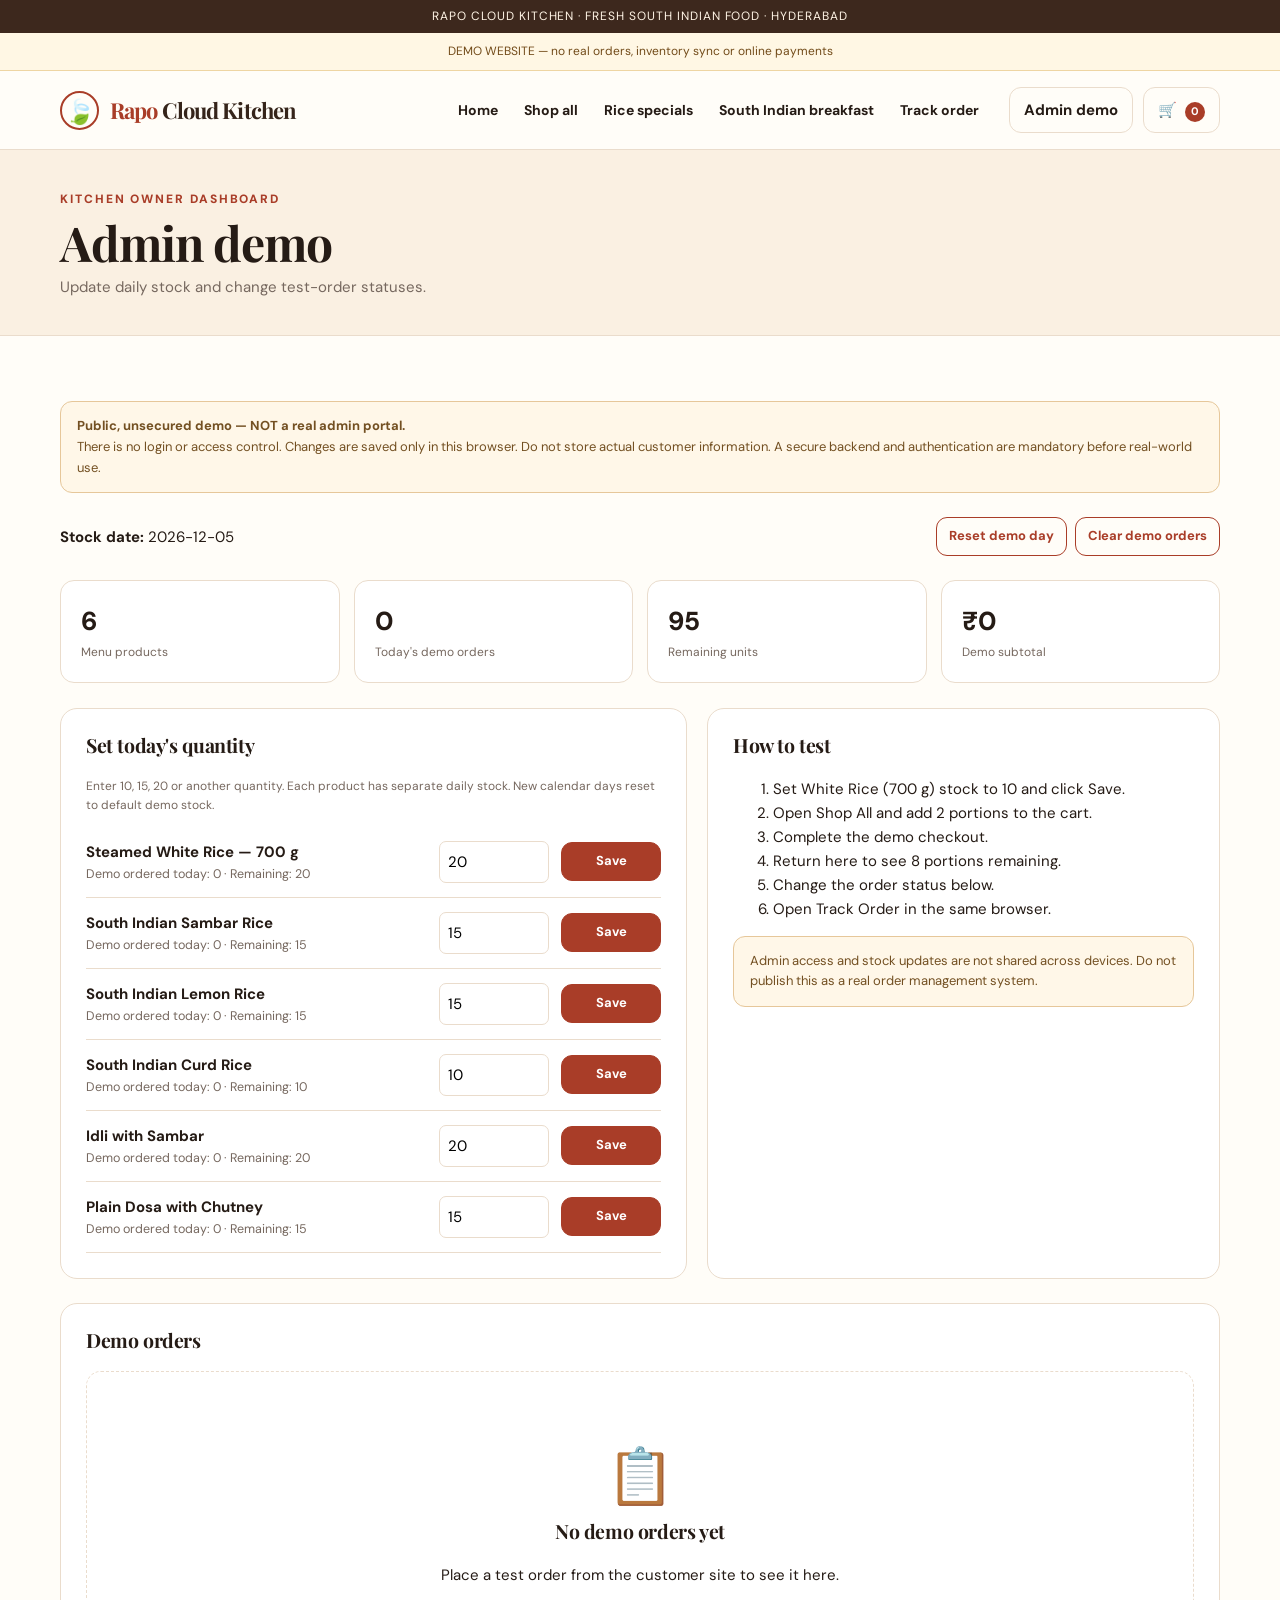
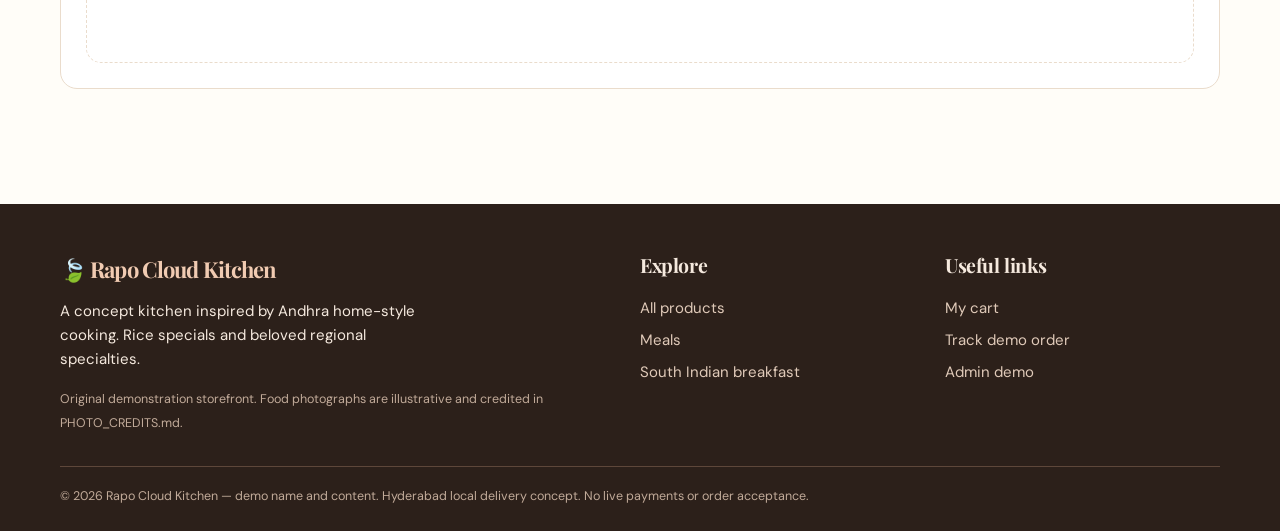
<file: admin.html>
<!doctype html><html lang="en"><head><meta charset="utf-8"><meta name="viewport" content="width=device-width,initial-scale=1"><title>Admin Dashboard Demo | Rapo Cloud Kitchen</title><link rel="stylesheet" href="style.css"></head><body data-page="admin"><div id="site-header"></div><main><section class="pagehead"><div class="container"><span class="eyebrow">Kitchen owner dashboard</span><h1>Admin demo</h1><p>Update daily stock and change test-order statuses.</p></div></section><section class="section container"><div class="notice"><strong>Public, unsecured demo — NOT a real admin portal.</strong> There is no login or access control. Changes are saved only in this browser. Do not store actual customer information. A secure backend and authentication are mandatory before real-world use.</div><div style="display:flex;justify-content:space-between;align-items:center;flex-wrap:wrap;gap:12px;margin:24px 0"><span><strong>Stock date:</strong> <span id="daily-date"></span></span><div style="display:flex;gap:8px;flex-wrap:wrap"><button class="button secondary small" id="reset-day">Reset demo day</button><button class="button secondary small" id="clear-demo">Clear demo orders</button></div></div><div class="admin-stats"><div class="stat"><div class="value" id="stat-products">0</div><div class="label">Menu products</div></div><div class="stat"><div class="value" id="stat-orders">0</div><div class="label">Today's demo orders</div></div><div class="stat"><div class="value" id="stat-left">0</div><div class="label">Remaining units</div></div><div class="stat"><div class="value" id="stat-sales">₹0</div><div class="label">Demo subtotal</div></div></div><div class="admin-grid"><section class="panel"><h3>Set today's quantity</h3><p class="muted mini">Enter 10, 15, 20 or another quantity. Each product has separate daily stock. New calendar days reset to default demo stock.</p><div id="stock-rows"></div></section><section class="panel"><h3>How to test</h3><ol><li>Set White Rice (700 g) stock to 10 and click Save.</li><li>Open Shop All and add 2 portions to the cart.</li><li>Complete the demo checkout.</li><li>Return here to see 8 portions remaining.</li><li>Change the order status below.</li><li>Open Track Order in the same browser.</li></ol><div class="notice">Admin access and stock updates are not shared across devices. Do not publish this as a real order management system.</div></section></div><section class="panel" style="margin-top:24px"><h3>Demo orders</h3><div id="admin-orders"></div></section></section></main><div id="site-footer"></div><script src="data.js"></script><script src="base.js"></script><script src="app.js"></script></body></html>
</file>
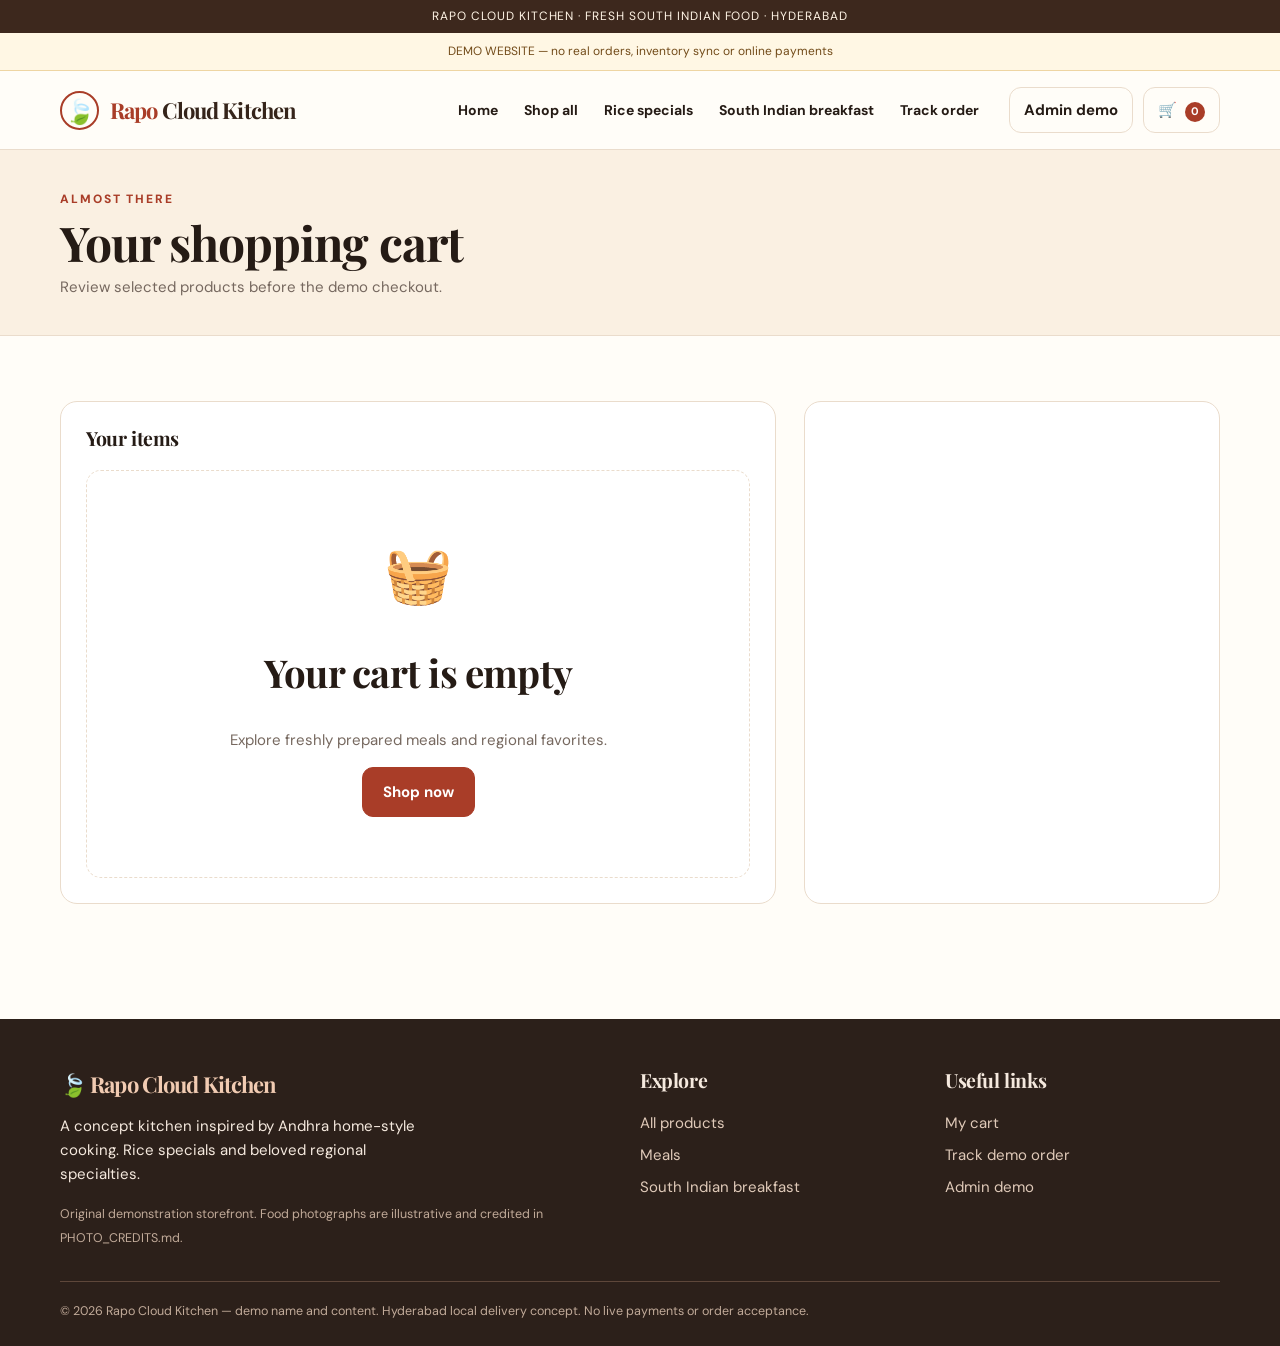
<file: cart.html>
<!doctype html><html lang="en"><head><meta charset="utf-8"><meta name="viewport" content="width=device-width,initial-scale=1"><title>Your Cart | Rapo Cloud Kitchen</title><link rel="stylesheet" href="style.css"></head><body data-page="cart"><div id="site-header"></div><main><section class="pagehead"><div class="container"><span class="eyebrow">Almost there</span><h1>Your shopping cart</h1><p>Review selected products before the demo checkout.</p></div></section><section class="section container two-col"><div class="panel"><h3>Your items</h3><div id="cart-root"></div></div><aside class="panel" id="cart-summary"></aside></section></main><div id="site-footer"></div><script src="data.js"></script><script src="base.js"></script><script src="app.js"></script></body></html>
</file>
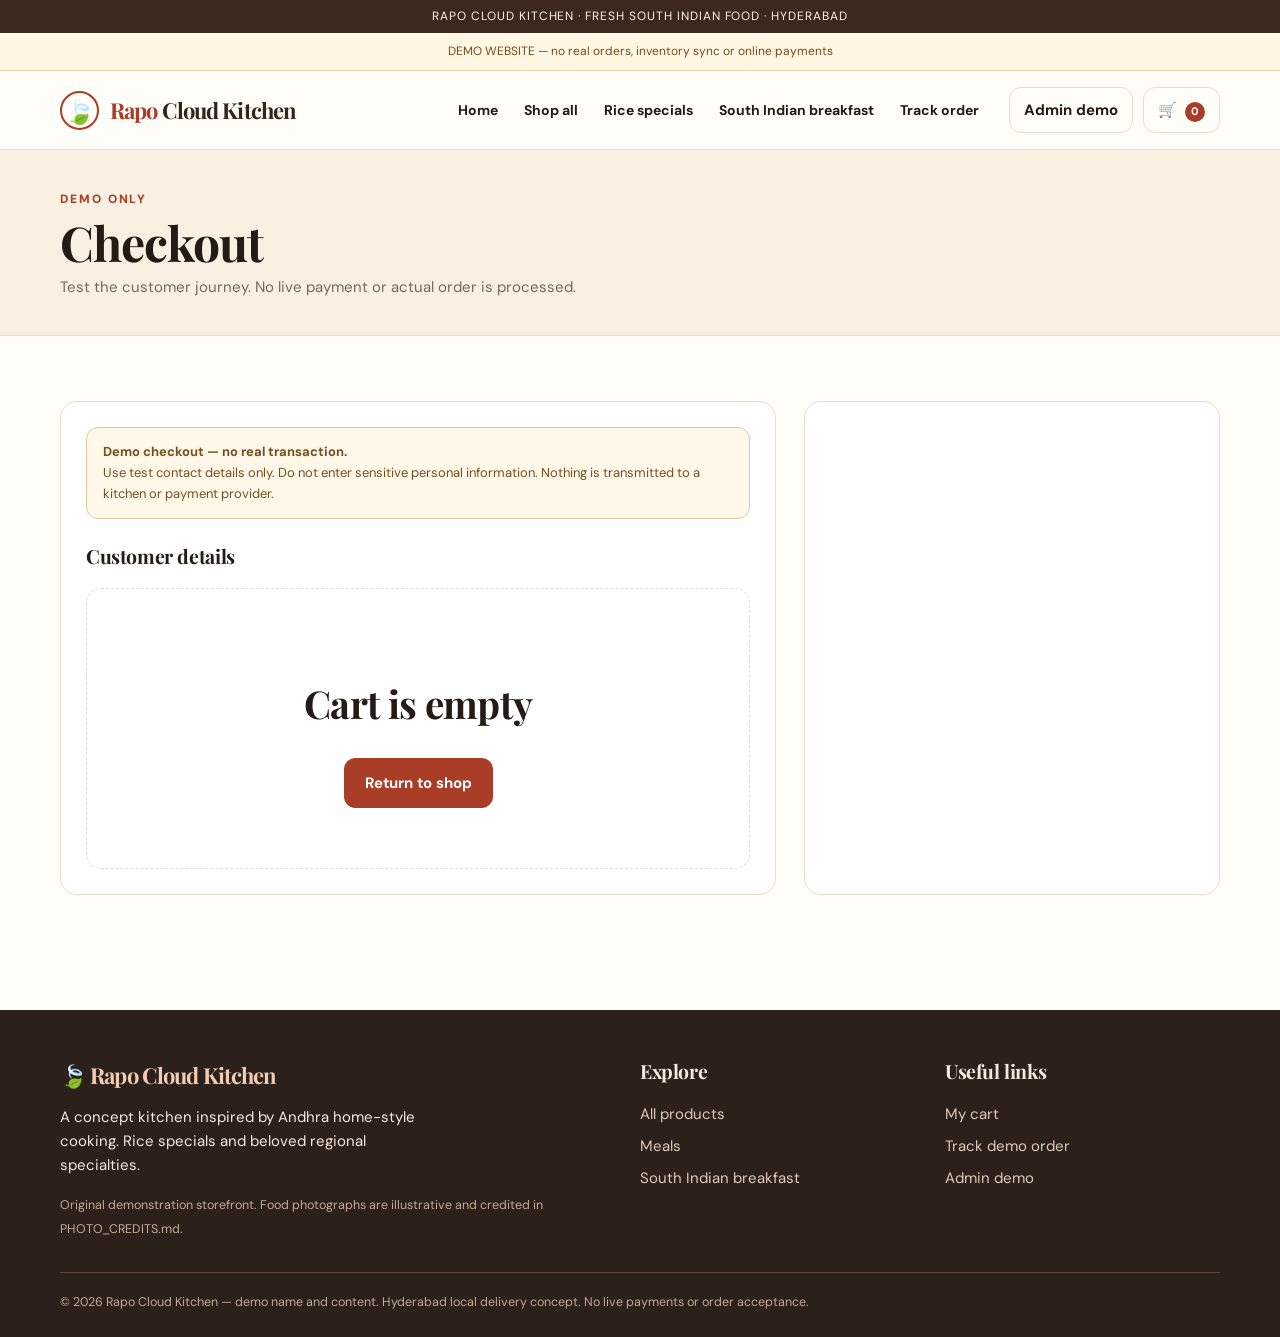
<file: checkout.html>
<!doctype html><html lang="en"><head><meta charset="utf-8"><meta name="viewport" content="width=device-width,initial-scale=1"><title>Demo Checkout | Rapo Cloud Kitchen</title><link rel="stylesheet" href="style.css"></head><body data-page="checkout"><div id="site-header"></div><main><section class="pagehead"><div class="container"><span class="eyebrow">Demo only</span><h1>Checkout</h1><p>Test the customer journey. No live payment or actual order is processed.</p></div></section><section class="section container two-col"><div class="panel"><div class="notice"><strong>Demo checkout — no real transaction.</strong> Use test contact details only. Do not enter sensitive personal information. Nothing is transmitted to a kitchen or payment provider.</div><h3 style="margin-top:26px">Customer details</h3><div id="error" class="notice error hide"></div><form id="checkout-form"><div class="form-grid"><div class="field"><label for="customer-name">Full name *</label><input id="customer-name" name="name" required maxlength="80" placeholder="Demo Customer"></div><div class="field"><label for="customer-phone">10-digit phone *</label><input id="customer-phone" name="phone" required inputmode="numeric" pattern="[0-9]{10}" placeholder="9876543210"></div><div class="field full"><label for="fulfil">Fulfillment option *</label><select id="fulfil" name="fulfil"><option value="delivery">Local delivery (demo)</option><option value="pickup">Pickup (demo)</option></select></div><div class="field full"><label for="customer-address">Delivery address (for delivery)</label><textarea id="customer-address" name="address" placeholder="Enter a fictional demo address"></textarea></div><div class="field full"><label for="customer-notes">Order notes (optional)</label><textarea id="customer-notes" name="notes" placeholder="e.g. less spicy"></textarea></div></div><div class="notice" style="margin-top:20px">Payment method: <strong>Not enabled — demo only</strong> Razorpay or another provider must be integrated with server-side payment verification for real orders.</div><button class="button full" style="margin-top:20px" type="submit">Create test order →</button></form></div><aside class="panel" id="checkout-summary"></aside></section></main><div id="site-footer"></div><script src="data.js"></script><script src="base.js"></script><script src="app.js"></script></body></html>
</file>
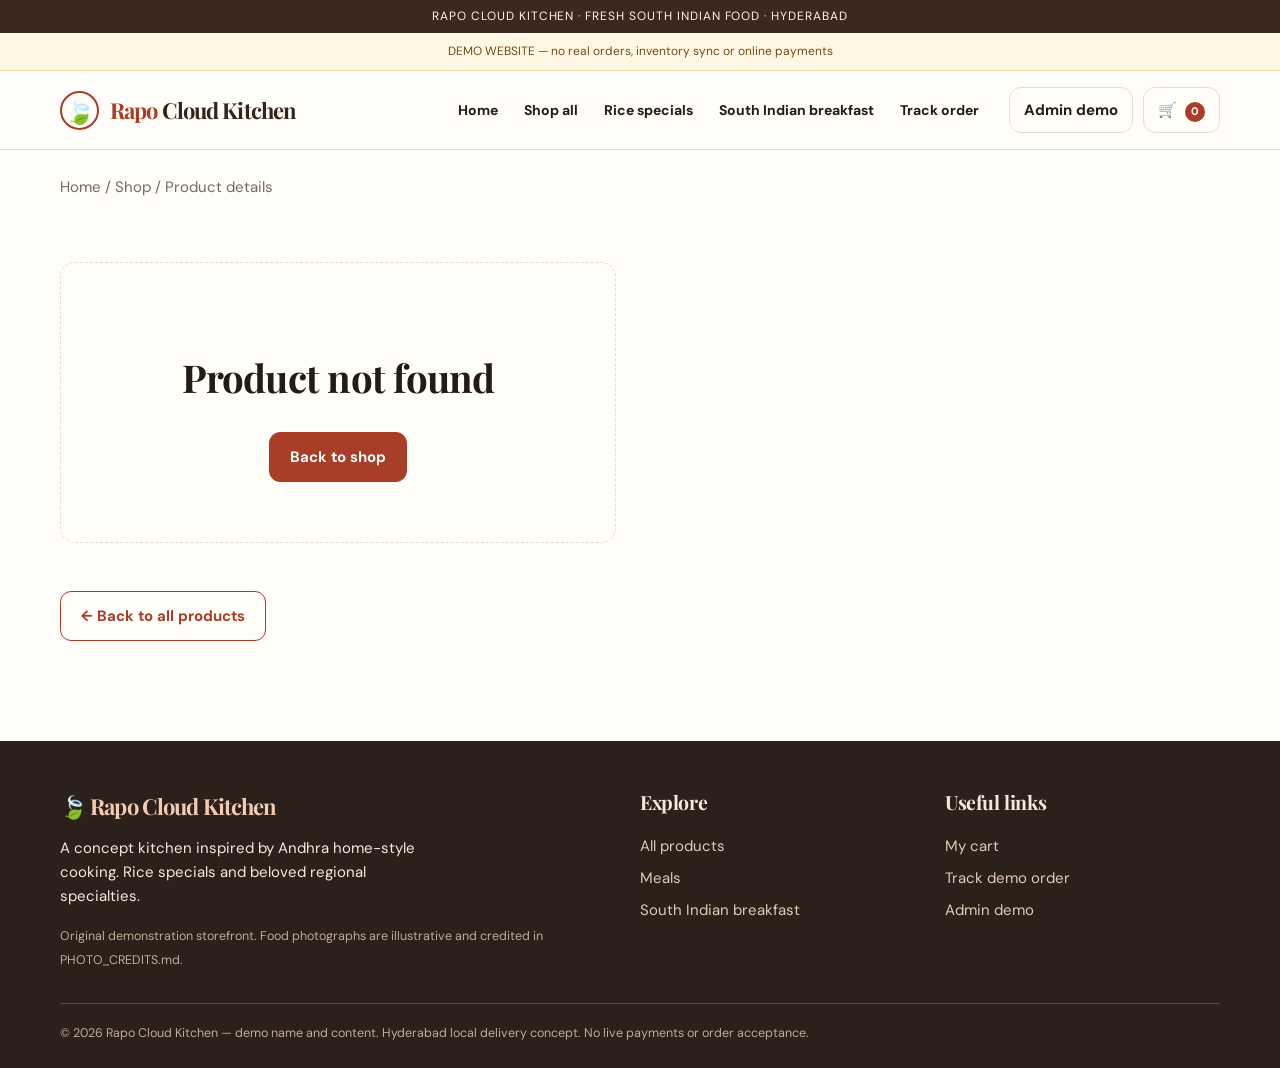
<file: product.html>
<!doctype html><html lang="en"><head><meta charset="utf-8"><meta name="viewport" content="width=device-width,initial-scale=1"><title>Product Details | Rapo Cloud Kitchen</title><link rel="stylesheet" href="style.css"></head><body data-page="product"><div id="site-header"></div><main><div class="container"><p class="muted" style="margin-top:25px"><a href="index.html">Home</a> / <a href="products.html">Shop</a> / Product details</p><section class="product-detail" id="detail"></section><section style="padding-bottom:50px"><a class="button secondary" href="products.html">← Back to all products</a></section></div></main><div id="site-footer"></div><script src="data.js"></script><script src="base.js"></script><script src="app.js"></script></body></html>
</file>
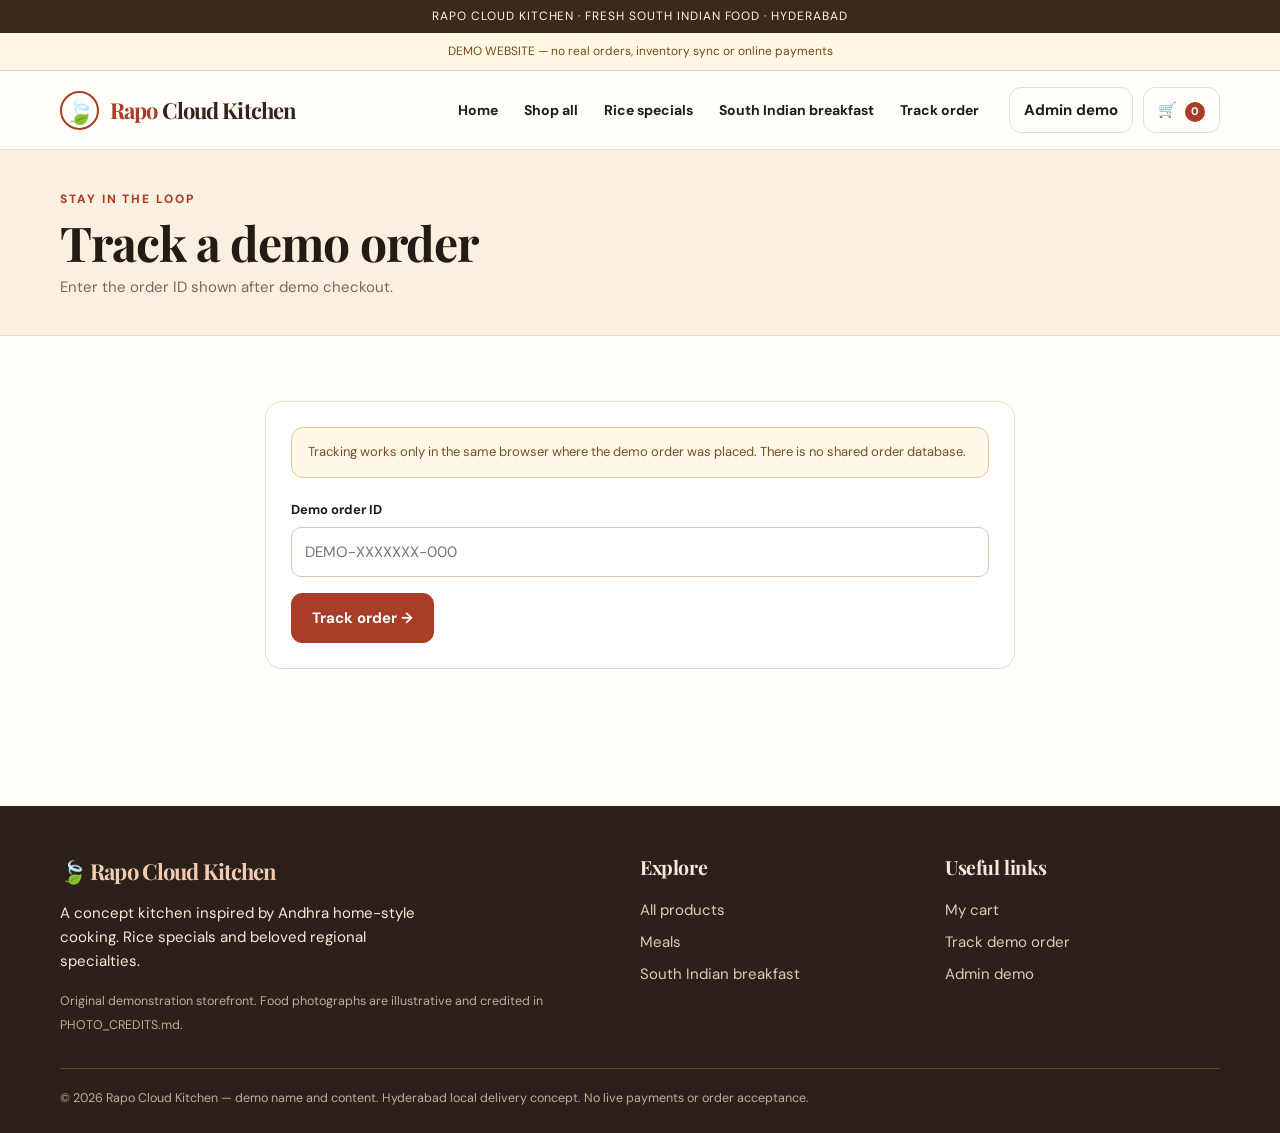
<file: tracking.html>
<!doctype html><html lang="en"><head><meta charset="utf-8"><meta name="viewport" content="width=device-width,initial-scale=1"><title>Order Tracking Demo | Rapo Cloud Kitchen</title><link rel="stylesheet" href="style.css"></head><body data-page="tracking"><div id="site-header"></div><main><section class="pagehead"><div class="container"><span class="eyebrow">Stay in the loop</span><h1>Track a demo order</h1><p>Enter the order ID shown after demo checkout.</p></div></section><section class="section container" style="max-width:750px"><div class="panel"><div class="notice">Tracking works only in the same browser where the demo order was placed. There is no shared order database.</div><div class="field" style="margin-top:22px"><label for="order-id">Demo order ID</label><input id="order-id" placeholder="DEMO-XXXXXXX-000" autocomplete="off"></div><button id="track-button" class="button" style="margin-top:16px">Track order →</button></div><div id="tracking-result" style="margin-top:22px"></div></section></main><div id="site-footer"></div><script src="data.js"></script><script src="base.js"></script><script src="app.js"></script></body></html>
</file>
<file: style.css>
@import url('https://fonts.googleapis.com/css2?family=DM+Sans:wght@400;500;600;700&family=Playfair+Display:wght@500;600;700;800&display=swap');
:root{--ink:#251b15;--muted:#76685f;--paper:#fffdf8;--cream:#f9f1e5;--line:#eadccc;--red:#a93d28;--red2:#8d2e1d;--green:#247449;--gold:#e9b650;--shadow:0 12px 34px rgba(74,44,25,.10)}*{box-sizing:border-box}body{margin:0;background:var(--paper);color:var(--ink);font:15px/1.6 'DM Sans',system-ui,sans-serif}h1,h2,h3,h4{font-family:'Playfair Display',Georgia,serif;line-height:1.18;letter-spacing:-.02em}h1{font-size:clamp(2.3rem,5vw,4.9rem)}h2{font-size:clamp(1.7rem,3vw,2.6rem)}h3{font-size:1.22rem}a{color:inherit;text-decoration:none}button,input,select,textarea{font:inherit}button{cursor:pointer}img{max-width:100%;display:block}.container{width:min(1160px,calc(100% - 36px));margin-inline:auto}.topbar{background:#3d281d;color:#fff4e5;text-align:center;padding:7px;font-size:12px;letter-spacing:.08em}.header{background:rgba(255,253,248,.97);position:sticky;top:0;z-index:50;border-bottom:1px solid var(--line);backdrop-filter:blur(12px)}.nav{display:flex;align-items:center;gap:30px;min-height:78px}.brand{display:flex;gap:11px;align-items:center;font:700 22px 'Playfair Display',serif;color:var(--red)}.brand-mark{width:39px;height:39px;border:2px solid var(--red);border-radius:50%;display:grid;place-items:center;font-size:24px}.navlinks{display:flex;align-items:center;gap:26px;margin-left:auto;font-size:14px;font-weight:700}.navlinks a:hover,.footer a:hover{color:var(--red)}.nav-actions{display:flex;align-items:center;gap:10px}.iconlink{border:1px solid var(--line);border-radius:12px;padding:10px 14px;font-weight:700;white-space:nowrap}.cart-count{display:inline-grid;place-items:center;background:var(--red);color:#fff;border-radius:50%;font-size:11px;min-width:20px;height:20px;margin-left:4px}.mobile-toggle{display:none}.button{display:inline-flex;align-items:center;justify-content:center;gap:9px;border:1px solid var(--red);border-radius:11px;background:var(--red);color:#fff;padding:12px 20px;font-weight:700;transition:.15s}.button:hover{background:var(--red2)}.button.secondary{background:transparent;color:var(--red)}.button.secondary:hover{background:#fcf0eb}.button.dark{background:#32231c;border-color:#32231c}.button:disabled{opacity:.45;cursor:not-allowed}.button.full{width:100%}.button.small{padding:8px 12px;font-size:13px}.eyebrow{text-transform:uppercase;letter-spacing:.16em;color:var(--red);font-weight:800;font-size:12px}.hero{overflow:hidden;background:linear-gradient(115deg,#f7e4c9 0%,#fff6e8 57%,#f0d5b7 100%)}.hero-grid{min-height:510px;display:grid;grid-template-columns:1.03fr .97fr;gap:35px;align-items:center;padding-block:66px}.hero p{color:#665143;font-size:17px;max-width:510px}.hero h1{margin:12px 0}.hero strong{color:var(--red)}.hero-visual{position:relative;display:grid;place-items:center;min-height:360px}.hero-food{width:min(90%,440px);filter:drop-shadow(0 25px 26px rgba(67,39,20,.24));transform:rotate(-7deg)}.hero-stamp{position:absolute;right:0;top:5%;width:110px;height:110px;display:grid;place-items:center;text-align:center;border-radius:50%;background:#fef7e5;border:2px dashed var(--red);color:var(--red);font-weight:800;font-size:14px;transform:rotate(10deg)}.feature-strip{background:#fff;border-bottom:1px solid var(--line)}.feature-grid{display:grid;grid-template-columns:repeat(4,1fr);gap:20px;padding-block:19px}.feature{text-align:center;font-size:13px;font-weight:700}.feature span{font-size:20px;margin-right:6px}.section{padding-block:65px}.section-head{display:flex;align-items:end;justify-content:space-between;gap:20px;margin-bottom:24px}.section-head h2{margin:8px 0 0}.section-head p{color:var(--muted);margin:6px 0}.pill-row{display:flex;gap:9px;flex-wrap:wrap;margin:20px 0 25px}.pill{border:1px solid var(--line);border-radius:99px;padding:9px 16px;background:#fff;color:#5f4a40;font-weight:700;font-size:13px}.pill.active,.pill:hover{background:var(--red);border-color:var(--red);color:#fff}.product-grid{display:grid;grid-template-columns:repeat(3,1fr);gap:24px}.product-card{background:#fff;border:1px solid var(--line);border-radius:18px;overflow:hidden;box-shadow:0 4px 13px rgba(64,35,16,.03);transition:transform .15s,box-shadow .15s}.product-card:hover{transform:translateY(-3px);box-shadow:var(--shadow)}.food-art{position:relative;overflow:hidden;display:grid;place-items:center;aspect-ratio:1.15;background:radial-gradient(circle at 30% 25%,#fff9e6,#dfc5a4);isolation:isolate}.food-art:before{content:'';position:absolute;width:75%;aspect-ratio:1;border-radius:50%;background:#f7f3e7;box-shadow:0 18px 24px #6d3c2352,0 0 0 9px #eae5db,0 0 0 11px #fff9ee;transform:rotate(-13deg)}.food-art .food-emoji{position:relative;z-index:1;font-size:clamp(6rem,12vw,9rem);filter:drop-shadow(0 9px 7px #59341940);transform:rotate(-13deg)}.food-art.pickle{background:linear-gradient(135deg,#e2dbad,#b4bf8b)}.food-art.mango{background:linear-gradient(135deg,#ffdd89,#f1b36b)}.food-art.sweet{background:linear-gradient(135deg,#e9c698,#f4e7ce)}.food-art.curry{background:linear-gradient(135deg,#eebc85,#bf7051)}.food-art.vegbiryani{background:linear-gradient(135deg,#e0daa7,#b4c391)}.product-card .body{padding:20px}.tag{display:inline-block;border-radius:7px;background:#f9ead8;color:#965220;padding:4px 8px;font-size:11px;font-weight:800}.product-card h3{margin:10px 0 8px}.product-card h3 a:hover{color:var(--red)}.product-card p{color:var(--muted);margin:0 0 12px;font-size:13px;min-height:42px}.price-row{display:flex;align-items:center;justify-content:space-between;gap:8px}.price{font-weight:800;font-size:19px}.stock{color:var(--green);font-size:12px;font-weight:800}.stock.low{color:#b35b16}.stock.out{color:#a83333}.muted{color:var(--muted)}.stock-track{height:6px;background:#f1e8dc;border-radius:6px;overflow:hidden;margin:12px 0}.stock-fill{height:100%;background:var(--green);border-radius:6px}.stock-fill.low{background:#ce8a30}.price-buttons{display:flex;gap:9px;justify-content:space-between;align-items:center;margin-top:14px}.category-area{background:#f8efe1}.category-grid{display:grid;grid-template-columns:repeat(2,1fr);gap:25px}.category-box{border-radius:18px;padding:36px;min-height:195px;display:flex;align-items:center;justify-content:space-between;background:#e6d4b5}.category-box:nth-child(2){background:#e9d4bd}.category-box .huge{font-size:95px}.category-box h3{font-size:29px;margin:0}.category-box p{margin:8px 0 17px}.banner{background:#532f23;color:#fff6ea;padding:50px;border-radius:20px;display:flex;justify-content:space-between;align-items:center;gap:25px}.banner p{color:#edd9c8}.banner .button{background:#fff6ea;color:#532f23;border-color:#fff6ea}.footer{background:#2c201a;color:#f5e9de;padding:50px 0 24px;margin-top:50px}.footer-grid{display:grid;grid-template-columns:2fr 1fr 1fr;gap:30px}.footer h3{margin-top:0}.footer a{display:block;margin:8px 0;color:#e0cab9}.footer small{color:#c1aa99}.pagehead{background:#faf0e2;border-bottom:1px solid var(--line);padding:36px 0}.pagehead h1{font-size:clamp(2rem,4vw,3rem);margin:4px 0}.pagehead p{margin:0;color:var(--muted)}.product-detail{display:grid;grid-template-columns:1fr 1fr;gap:48px;padding-block:48px}.detail-visual .food-art{border-radius:20px;aspect-ratio:1}.detail-visual .food-emoji{font-size:clamp(10rem,20vw,15rem)}.detail-copy h1{font-size:clamp(2.2rem,4vw,3.6rem);margin:14px 0}.detail-copy .price{font-size:30px}.detail-copy p{color:#67574c}.qty-control{display:inline-flex;align-items:center;border:1px solid var(--line);border-radius:10px;overflow:hidden}.qty-control button{background:#fff;border:0;padding:9px 16px;font-weight:800;font-size:19px}.qty-control span{min-width:35px;text-align:center;font-weight:800}.detail-actions{display:flex;gap:12px;margin-top:24px}.detail-actions .button{flex:1}.info-block{border-top:1px solid var(--line);padding-top:17px;margin-top:23px}.two-col{display:grid;grid-template-columns:1.55fr .9fr;gap:28px}.panel{background:white;border:1px solid var(--line);padding:25px;border-radius:17px}.panel h3{margin-top:0}.cart-item{display:grid;grid-template-columns:95px 1fr auto;gap:18px;align-items:center;padding:18px 0;border-bottom:1px solid var(--line)}.cart-item .food-art{border-radius:11px;aspect-ratio:1}.cart-item .food-emoji{font-size:44px}.cart-item h3{font-size:17px;margin:0}.linkbutton{border:0;background:none;color:var(--red);text-decoration:underline;padding:0}.summary-line{display:flex;justify-content:space-between;gap:10px;padding:9px 0}.summary-line.total{font-weight:800;font-size:22px;border-top:1px solid var(--line);margin-top:8px;padding-top:18px}.form-grid{display:grid;grid-template-columns:repeat(2,1fr);gap:17px}.field{display:flex;flex-direction:column;gap:6px}.field.full{grid-column:1/-1}.field label{font-weight:700;font-size:13px}.field input,.field select,.field textarea{width:100%;padding:12px 13px;border:1px solid #d9c9bb;border-radius:10px;background:#fff;color:var(--ink)}.field input:focus,.field textarea:focus,.field select:focus{outline:2px solid #e9aa89}.field textarea{min-height:85px;resize:vertical}.notice{padding:14px 16px;border:1px solid #e6c79a;background:#fff7e8;color:#735022;border-radius:12px;font-size:13px}.notice.success{border-color:#a6d4bc;background:#f1fbf5;color:#206c42}.notice.error{border-color:#e3a7a7;background:#fff4f4;color:#9a2f2f}.notice strong{display:block}.empty{padding:60px 20px;text-align:center;border:1px dashed var(--line);border-radius:15px}.empty .emoji{font-size:55px}.status-list{display:flex;flex-direction:column;gap:0;margin-top:25px}.status-step{display:flex;gap:17px;align-items:start;position:relative;padding-bottom:27px}.status-step:not(:last-child):before{content:'';position:absolute;left:15px;top:35px;bottom:0;width:2px;background:var(--line)}.status-dot{width:32px;height:32px;border-radius:50%;display:grid;place-items:center;flex:none;background:#f2e7d9;color:var(--muted);font-weight:700}.status-step.done .status-dot{background:var(--green);color:white}.status-step strong{display:block;margin-top:3px}.admin-stats{display:grid;grid-template-columns:repeat(4,1fr);gap:14px;margin-bottom:25px}.stat{background:#fff;border:1px solid var(--line);border-radius:14px;padding:20px}.stat .value{font-size:26px;font-weight:800}.stat .label{font-size:12px;color:var(--muted)}.admin-grid{display:grid;grid-template-columns:1.1fr .9fr;gap:20px}.admin-item{display:grid;grid-template-columns:1fr 110px 100px;gap:12px;align-items:center;padding:13px 0;border-bottom:1px solid var(--line)}.admin-item small{display:block;color:var(--muted)}.admin-item input{width:100%;padding:8px;border:1px solid var(--line);border-radius:7px}.table-wrap{overflow-x:auto}table{border-collapse:collapse;width:100%;font-size:13px}th,td{padding:12px 10px;border-bottom:1px solid var(--line);text-align:left;vertical-align:middle}th{font-size:12px;color:var(--muted)}td select{border:1px solid var(--line);padding:7px;border-radius:8px;max-width:150px}.alert{position:fixed;right:20px;bottom:20px;z-index:100;background:#2d4835;color:#fff;padding:14px 20px;border-radius:11px;box-shadow:var(--shadow);max-width:340px}.demo-ribbon{background:#fff7e4;color:#724b19;text-align:center;padding:9px;font-size:12px;border-bottom:1px solid #eed5a3}.footer-line{margin-top:32px;border-top:1px solid #5e473a;padding-top:16px}.mini{font-size:12px}.hide{display:none!important}@media(max-width:830px){.nav{min-height:65px;flex-wrap:wrap;gap:12px}.navlinks{display:none;order:3;width:100%;padding-bottom:14px;flex-direction:column;align-items:start}.navlinks.open{display:flex}.nav-actions{margin-left:auto}.mobile-toggle{display:block}.hero-grid{grid-template-columns:1fr;padding-block:46px;gap:12px}.hero-visual{min-height:290px}.hero-food{width:300px}.product-grid{grid-template-columns:repeat(2,1fr)}.feature-grid{grid-template-columns:repeat(2,1fr)}.product-detail,.two-col,.admin-grid{grid-template-columns:1fr}.admin-stats{grid-template-columns:repeat(2,1fr)}.footer-grid{grid-template-columns:1fr 1fr}.footer-grid>div:first-child{grid-column:1/-1}}@media(max-width:540px){.container{width:min(100% - 26px,1160px)}.brand{font-size:18px}.brand-mark{width:33px;height:33px}.navlinks{gap:10px}.iconlink{padding:7px}.hero-grid{padding-block:38px}.hero-visual{min-height:235px}.hero-food{width:245px}.hero-stamp{width:85px;height:85px;font-size:11px}.section{padding-block:42px}.product-grid,.category-grid{grid-template-columns:1fr}.food-art{aspect-ratio:1.55}.product-card .food-emoji{font-size:7rem}.category-box{min-height:150px;padding:25px}.category-box .huge{font-size:70px}.banner{padding:25px;display:block}.banner .button{margin-top:10px}.footer-grid{grid-template-columns:1fr}.footer-grid>div:first-child{grid-column:auto}.cart-item{grid-template-columns:68px 1fr;gap:10px}.cart-item>div:last-child{grid-column:2}.form-grid{grid-template-columns:1fr}.field.full{grid-column:auto}.detail-actions{flex-direction:column}.admin-item{grid-template-columns:1fr 75px 65px}.admin-stats{grid-template-columns:repeat(2,1fr)}.nav-actions .iconlink{font-size:12px}}

/* Rapo Cloud Kitchen: genuine example food photographs */
.food-art:before{display:none}.food-art{background:#f5ede3}.food-art .food-photo{display:block;width:100%;height:100%;object-fit:cover;position:absolute;inset:0}.food-art .food-emoji{z-index:1}.hero-food{object-fit:cover;border-radius:24px;box-shadow:0 18px 45px #5c381a33;aspect-ratio:1/1}.brand{letter-spacing:-.04em}
</file>
